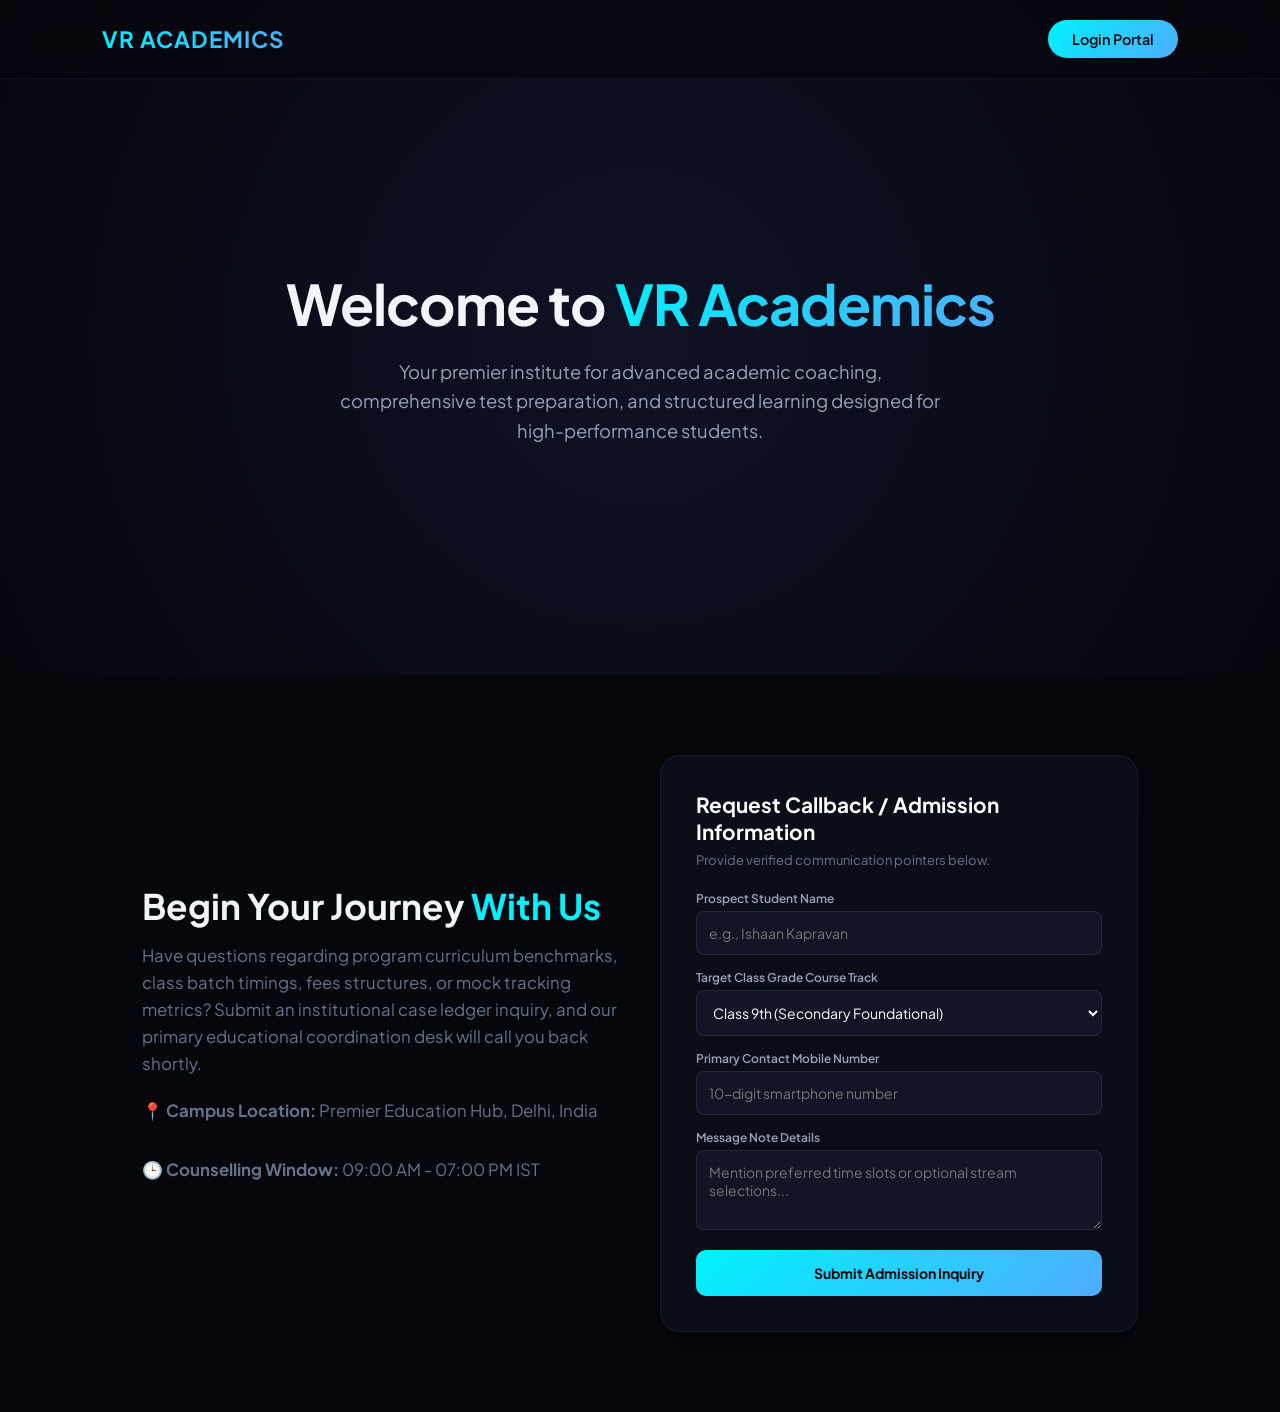
<file: index.html>
<!DOCTYPE html>
<html lang="en">
<head>
    <meta charset="UTF-8">
    <meta name="viewport" content="width=device-width, initial-scale=1.0">
    <title>VR Academics | Achieve Excellence</title>
    <link rel="stylesheet" href="index.css">
</head>
<body>

    <nav>
        <div class="logo">VR ACADEMICS</div>
        <div class="nav-links">
            <button type="button" id="openLoginBtn" class="portal-trigger-btn">Login Portal</button>
        </div>
    </nav>

    <section class="hero">
        <h1>Welcome to <span>VR Academics</span></h1>
        <p>Your premier institute for advanced academic coaching, comprehensive test preparation, and structured learning designed for high-performance students.</p>
    </section>

    <section class="public-inquiry-section">
        <div class="inquiry-text-block">
            <h2>Begin Your Journey <span>With Us</span></h2>
            <p>Have questions regarding program curriculum benchmarks, class batch timings, fees structures, or mock tracking metrics? Submit an institutional case ledger inquiry, and our primary educational coordination desk will call you back shortly.</p>
            <div class="contact-details-stack">
                <p>📍 <strong>Campus Location:</strong> Premier Education Hub, Delhi, India</p>
                <p>🕒 <strong>Counselling Window:</strong> 09:00 AM - 07:00 PM IST</p>
            </div>
        </div>
        
        <div class="inquiry-card">
            <h3>Request Callback / Admission Information</h3>
            <p class="sub-heading">Provide verified communication pointers below.</p>
            
            <form id="publicInquiryForm">
                <div class="input-element-wrap">
                    <label for="inqName">Prospect Student Name</label>
                    <input type="text" id="inqName" name="inqName" autocomplete="name" required placeholder="e.g., Ishaan Kapravan">
                </div>
                
                <div class="input-element-wrap">
                    <label for="inqClass">Target Class Grade Course Track</label>
                    <select id="inqClass" name="inqClass" required>
                        <option value="9th">Class 9th (Secondary Foundational)</option>
                        <option value="10th">Class 10th (Secondary High Roster)</option>
                        <option value="11th">Class 11th (Senior Matriculation)</option>
                        <option value="12th">Class 12th (Advanced Board Stream)</option>
                    </select>
                </div>

                <div class="input-element-wrap">
                    <label for="inqPhone">Primary Contact Mobile Number</label>
                    <input type="tel" id="inqPhone" name="inqPhone" autocomplete="tel" required placeholder="10-digit smartphone number">
                </div>

                <div class="input-element-wrap">
                    <label for="inqMessage">Message Note Details</label>
                    <textarea id="inqMessage" name="inqMessage" placeholder="Mention preferred time slots or optional stream selections..."></textarea>
                </div>

                <button type="submit" id="inqSubmitBtn">Submit Admission Inquiry</button>
            </form>
        </div>
    </section>

    <div class="modal-overlay" id="loginModal">
        <div class="login-card">
            <button type="button" class="close-btn" id="closeLoginBtn">&times;</button>
            
            <div class="tab-container">
                <button type="button" class="tab-btn active" id="tabStudent">Student Login</button>
                <button type="button" class="tab-btn" id="tabSignup">Request Access</button>
                <button type="button" class="tab-btn" id="tabStaff">Staff Portal</button>
            </div>
            
            <form id="studentLoginForm" class="login-form active">
                <h2>Student Login</h2>
                <div class="input-group">
                    <label for="studentId">Student ID / Roll No.</label>
                    <input type="text" id="studentId" name="studentId" autocomplete="username" required placeholder="e.g., VR2026105">
                </div>
                <div class="input-group">
                    <label for="studentPassword">Password</label>
                    <input type="password" id="studentPassword" name="studentPassword" autocomplete="current-password" required placeholder="••••••••">
                </div>
                <button type="submit" class="login-submit" id="studentSubmitBtn">Login to Dashboard</button>
                <div class="error-msg" id="studentErrorMsg">Invalid Student ID or Password.</div>
            </form>

            <form id="studentSignupForm" class="login-form" style="display: none;">
                <h2>Request Dashboard Access</h2>
                <p class="form-instructions">Submit your credentials to staff registers. You will unlock system logins following teacher verification approval tokens.</p>
                
                <div class="input-group">
                    <label for="signUpName">Full Name</label>
                    <input type="text" id="signUpName" name="signUpName" autocomplete="name" required placeholder="Name">
                </div>
                <div class="input-group">
                    <label for="signUpClass">Target Class / Batch</label>
                    <select id="signUpClass" name="signUpClass" required>
                        <option value="9th">Class 9th</option>
                        <option value="10th">Class 10th</option>
                        <option value="11th">Class 11th</option>
                        <option value="12th">Class 12th</option>
                    </select>
                </div>
                <div class="input-group">
                    <label for="signUpID">Proposed Login ID</label>
                    <input type="text" id="signUpID" name="signUpID" autocomplete="username" required placeholder="Choose a tracking username">
                </div>
                <div class="input-group">
                    <label for="signUpPass">Account Password</label>
                    <input type="password" id="signUpPass" name="signUpPass" autocomplete="new-password" required placeholder="••••••••">
                </div>
                <div class="input-group">
                    <label for="signUpPhone">Parent / Student Mobile No.</label>
                    <input type="tel" id="signUpPhone" name="signUpPhone" autocomplete="tel" required placeholder="10-digit smartphone number">
                </div>
                <button type="submit" class="login-submit" id="signUpSubmitBtn">Submit Registration Request</button>
            </form>

            <form id="staffLoginForm" class="login-form" style="display: none;">
                <h2>Staff Login</h2>
                <div class="input-group">
                    <label for="username">Username</label>
                    <input type="text" id="username" name="username" autocomplete="username" required placeholder="Enter staff ID">
                </div>
                <div class="input-group">
                    <label for="password">Password</label>
                    <input type="password" id="password" name="password" autocomplete="current-password" required placeholder="••••••••">
                </div>
                <button type="submit" class="login-submit" id="staffSubmitBtn">Access Staff Panel</button>
                <div class="error-msg" id="staffErrorMsg">Invalid credentials. Access Denied.</div>
            </form>

        </div>
    </div>

    <div id="toast-container" style="position: fixed; bottom: 20px; right: 20px; z-index: 9999; pointer-events: none;"></div>
    
    <script src="index.js"></script>
</body>
</html>
</file>
<file: index.css>
/* Premium Interface Theme for VR Academics Homepage */
@import url('https://fonts.googleapis.com/css2?family=Plus+Jakarta+Sans:wght@400;500;600;700&display=swap');

* {
    margin: 0;
    padding: 0;
    box-sizing: border-box;
    font-family: 'Plus Jakarta Sans', -apple-system, BlinkMacSystemFont, sans-serif;
}

body {
    background-color: #06070d;
    color: #f1f5f9;
    overflow-x: hidden;
}

/* --- TOP NAVIGATION BAR --- */
nav {
    display: flex;
    justify-content: space-between;
    align-items: center;
    padding: 20px 8%;
    background: rgba(6, 7, 13, 0.7);
    backdrop-filter: blur(16px);
    -webkit-backdrop-filter: blur(16px);
    position: fixed;
    top: 0;
    left: 0;
    width: 100%;
    z-index: 100;
    border-bottom: 1px solid rgba(255, 255, 255, 0.04);
}

.logo {
    font-size: 1.4rem;
    font-weight: 700;
    letter-spacing: 1px;
    background: linear-gradient(135deg, #00f2fe 0%, #4facfe 100%);
    -webkit-background-clip: text;
    -webkit-text-fill-color: transparent;
}

/* Explicit Navigation Trigger Button Element */
.portal-trigger-btn {
    background: linear-gradient(135deg, #00f2fe 0%, #4facfe 100%);
    color: #04060a;
    border: none;
    padding: 10px 24px;
    border-radius: 20px;
    font-weight: 600;
    font-size: 0.9rem;
    cursor: pointer;
    transition: all 0.3s cubic-bezier(0.4, 0, 0.2, 1);
}

.portal-trigger-btn:hover {
    transform: translateY(-2px);
    box-shadow: 0 6px 20px rgba(0, 242, 254, 0.3);
}

/* --- OPTIMIZED HERO PRESENTATION HOUSING --- */
.hero {
    /* FIXED: Swapped 100vh for an adaptive min-height with healthy breathing padding */
    min-height: 75vh; 
    display: flex;
    flex-direction: column;
    justify-content: center;
    align-items: center;
    text-align: center;
    padding: 100px 24px 60px 24px; /* Added top padding to prevent the fixed nav from clipping headers */
    background: radial-gradient(circle at center, #0f1225 0%, #06070d 100%);
    position: relative;
}

.hero h1 {
    font-size: 3.5rem;
    font-weight: 700;
    margin-bottom: 20px;
    letter-spacing: -1px;
    line-height: 1.2;
    max-width: 900px; /* Limits title width on ultra-wide screens */
}

.hero h1 span {
    background: linear-gradient(135deg, #00f2fe 0%, #4facfe 100%);
    -webkit-background-clip: text;
    -webkit-text-fill-color: transparent;
}

.hero p {
    font-size: 1.15rem;
    color: #94a3b8;
    max-width: 620px;
    margin-bottom: 0; /* Cleared out bottom margin since padding handles section spacing */
    line-height: 1.6;
} 

/* --- PUBLIC ADMISSION INQUIRY CONTENT ROW SYSTEM --- */
.public-inquiry-section {
    padding: 80px 8%;
    max-width: 1200px;
    margin: 0 auto;
    display: grid;
    grid-template-columns: 1fr 1fr;
    gap: 40px;
    align-items: center;
}

.public-inquiry-section h2 {
    font-size: 2.2rem;
    margin-bottom: 15px;
    font-weight: 700;
}

.public-inquiry-section h2 span {
    color: #00f2fe;
}

.public-inquiry-section p {
    color: #64748b;
    line-height: 1.6;
    margin-bottom: 20px;
    font-size: 1.05rem;
}

.contact-details-stack {
    display: flex;
    flex-direction: column;
    gap: 12px;
    color: #94a3b8;
}

.inquiry-card {
    background: #0b0d19;
    border: 1px solid rgba(255,255,255,0.05);
    padding: 35px;
    border-radius: 20px;
    box-shadow: 0 20px 40px rgba(0,0,0,0.35);
}

.inquiry-card h3 {
    margin-bottom: 5px;
    font-size: 1.3rem;
    color: #fff;
}

.inquiry-card .sub-heading {
    color: #64748b;
    font-size: 13px;
    margin-bottom: 20px;
}

.input-element-wrap {
    display: flex;
    flex-direction: column;
    gap: 5px;
    margin-bottom: 15px;
    text-align: left;
}

.input-element-wrap label {
    font-size: 12px;
    color: #94a3b8;
    font-weight: 600;
}

.input-element-wrap input,
.input-element-wrap select,
.input-element-wrap textarea {
    padding: 12px;
    border-radius: 8px;
    background: #121526;
    border: 1px solid rgba(255,255,255,0.08);
    color: #fff;
    font-size: 14px;
    outline: none;
    transition: border-color 0.2s;
    width: 100%;
}

.input-element-wrap textarea {
    min-height: 80px;
    resize: vertical;
    font-family: inherit;
}

.input-element-wrap input:focus,
.input-element-wrap select:focus,
.input-element-wrap textarea:focus {
    border-color: #00f2fe;
}

#inqSubmitBtn {
    width: 100%;
    padding: 14px;
    background: linear-gradient(135deg, #00f2fe 0%, #4facfe 100%);
    border: none;
    color: #04060a;
    font-weight: 700;
    border-radius: 10px;
    cursor: pointer;
    margin-top: 5px;
    font-size: 14px;
    transition: opacity 0.2s ease;
}

#inqSubmitBtn:hover {
    opacity: 0.9;
}

/* --- UNIFIED LOGIN SYSTEM MODAL COMPONENT --- */
.modal-overlay {
    position: fixed;
    top: 0;
    left: 0;
    width: 100%;
    height: 100%;
    background: rgba(4, 5, 10, 0.85);
    backdrop-filter: blur(8px);
    -webkit-backdrop-filter: blur(8px);
    display: flex;
    justify-content: center;
    align-items: center;
    opacity: 0;
    pointer-events: none;
    transition: all 0.3s ease;
    z-index: 1000;
}

.modal-overlay.active {
    opacity: 1;
    pointer-events: auto;
}

.login-card {
    background: #0b0d19;
    padding: 35px 40px 40px 40px;
    border-radius: 24px;
    width: 100%;
    max-width: 440px;
    border: 1px solid rgba(255, 255, 255, 0.05);
    position: relative;
    box-shadow: 0 25px 50px -12px rgba(0, 0, 0, 0.5);
    height: auto;
    max-height: 90vh;
    overflow-y: auto;
}

/* Styled Scrollbar tracks for longer menus inside card */
.login-card::-webkit-scrollbar {
    width: 6px;
}
.login-card::-webkit-scrollbar-thumb {
    background: rgba(255, 255, 255, 0.1);
    border-radius: 10px;
}

.close-btn {
    position: absolute;
    top: 20px;
    right: 24px;
    background: none;
    border: none;
    color: #64748b;
    font-size: 1.8rem;
    cursor: pointer;
    line-height: 1;
    transition: color 0.2s;
    z-index: 10;
}

.close-btn:hover {
    color: #f1f5f9;
}

/* --- EXPANDED MULTIPLEXER TAB CONTAINER SELECTION BLOCKS --- */
.tab-container {
    display: flex;
    background: #121526;
    padding: 6px;
    border-radius: 12px;
    margin-bottom: 25px;
    border: 1px solid rgba(255, 255, 255, 0.04);
}

.tab-btn {
    flex: 1;
    background: transparent;
    border: none;
    color: #94a3b8;
    padding: 12px 6px;
    font-weight: 600;
    font-size: 0.85rem;
    cursor: pointer;
    border-radius: 8px;
    transition: all 0.2s ease;
    text-align: center;
}

.tab-btn:hover {
    color: #ffffff;
}

.tab-btn.active {
    background: linear-gradient(135deg, #00f2fe 0%, #4facfe 100%);
    color: #04060a;
    font-weight: 700;
    box-shadow: 0 4px 12px rgba(0, 242, 254, 0.15);
}

/* --- TRI-FORM CONTROLLER SYSTEM LAYOUTS --- */
.login-form {
    display: none; 
}

.login-form.active {
    display: block !important; 
    animation: formSlideIn 0.35s cubic-bezier(0.4, 0, 0.2, 1) forwards;
}

@keyframes formSlideIn {
    from { opacity: 0; transform: translateY(10px); }
    to { opacity: 1; transform: translateY(0); }
}

.login-card h2 {
    font-size: 1.5rem;
    font-weight: 700;
    margin-bottom: 12px;
    background: linear-gradient(135deg, #ffffff 0%, #94a3b8 100%);
    -webkit-background-clip: text;
    -webkit-text-fill-color: transparent;
    letter-spacing: -0.5px;
}

.form-instructions {
    color: #64748b; 
    font-size: 13px; 
    margin-bottom: 15px; 
    line-height: 1.4;
    text-align: left;
}

/* --- ELEMENTARY INPUTS & DROPDOWN CRADLES --- */
.input-group {
    margin-bottom: 18px;
    text-align: left;
}

.input-group label {
    display: block;
    margin-bottom: 8px;
    color: #94a3b8;
    font-size: 0.75rem;
    font-weight: 600;
    text-transform: uppercase;
    letter-spacing: 0.5px;
}

.input-group input, 
.input-group select {
    width: 100%;
    padding: 14px 16px;
    background: #121526;
    border: 1px solid rgba(255, 255, 255, 0.06);
    border-radius: 10px;
    color: #ffffff;
    font-size: 0.95rem;
    outline: none;
    transition: all 0.2s cubic-bezier(0.4, 0, 0.2, 1);
}

/* Dropdown Choice Lists Styling Modifications */
.input-group select {
    appearance: none;
    -webkit-appearance: none;
    background-image: url("data:image/svg+xml;utf8,<svg xmlns='http://www.w3.org/2000/svg' width='24' height='24' viewBox='0 0 24 24' fill='none' stroke='%2394a3b8' stroke-width='2' stroke-linecap='round' stroke-linejoin='round'><polyline points='6 9 12 15 18 9'></polyline></svg>");
    background-repeat: no-repeat;
    background-position: right 16px center;
    background-size: 16px;
    padding-right: 40px;
    cursor: pointer;
}

.input-group select option {
    background-color: #121526;
    color: #ffffff;
}

.input-group input:focus,
.input-group select:focus {
    border-color: #00f2fe;
    background: #141930;
    box-shadow: 0 0 0 3px rgba(0, 242, 254, 0.1);
}

.input-group input::placeholder {
    color: #475569;
}

/* Core Form Submission Operational Button */
.login-submit {
    width: 100%;
    padding: 14px;
    background: linear-gradient(135deg, #00f2fe 0%, #4facfe 100%);
    border: none;
    border-radius: 12px;
    color: #04060a;
    font-weight: 700;
    font-size: 1rem;
    cursor: pointer;
    margin-top: 10px;
    display: block;
    visibility: visible;
    opacity: 1;
    transition: all 0.3s cubic-bezier(0.4, 0, 0.2, 1);
}

.login-submit:hover {
    transform: translateY(-1px);
    box-shadow: 0 8px 25px rgba(0, 242, 254, 0.3);
}

.login-submit:disabled {
    background: #1c2035;
    color: #475569;
    cursor: not-allowed;
    transform: none;
    box-shadow: none;
}

/* Dedicated Error Message Modifiers */
.error-msg {
    color: #f87171;
    font-size: 0.85rem;
    font-weight: 500;
    margin-top: 15px;
    text-align: center;
    background: rgba(239, 68, 68, 0.06);
    padding: 10px;
    border-radius: 8px;
    border: 1px solid rgba(239, 68, 68, 0.15);
    display: none;
}

/* Modern Toast Notifications */
.toast {
    background: #1a1c29;
    color: white;
    padding: 16px 24px;
    border-radius: 12px;
    margin-top: 10px;
    border-left: 4px solid #00f2fe;
    box-shadow: 0 10px 30px rgba(0,0,0,0.5);
    display: flex;
    align-items: center;
    justify-content: space-between;
    min-width: 300px;
    animation: toastIn 0.3s ease forwards;
}

.toast.success { border-left-color: #00f2fe; }
.toast.error { border-left-color: #ff4a4a; }

@keyframes toastIn {
    from { opacity: 0; transform: translateX(100px); }
    to { opacity: 1; transform: translateX(0); }
}

.toast.fade-out {
    animation: toastOut 0.3s ease forwards;
}

@keyframes toastOut {
    from { opacity: 1; transform: translateX(0); }
    to { opacity: 0; transform: translateX(100px); }
}

/* ========================================================== */
/* FIXED OPERATIONAL WRAPPER: 📱 MEDIA QUERY MOBILE OPTIMIZER */
/* ========================================================== --> */
@media (max-width: 768px) {
    nav {
        padding: 15px 4%; /* Compress padding sizes so things fit */
    }

    .logo {
        font-size: 1.1rem; /* Scale font down slightly */
    }

    .portal-trigger-btn {
        padding: 8px 16px;
        font-size: 0.8rem;
    }

    .hero {
        min-height: 55vh; /* Shifts even shorter on mobile to bring form closer to fold lines */
        padding-top: 120px; /* Provides safety space for mobile navigation bars */
        padding-bottom: 40px;
    }

    .hero h1 {
        font-size: 2.2rem;
    }
    
    .hero p {
        font-size: 0.95rem;
    }

    /* Convert row split grid to vertical single stacked grid blocks */
    .public-inquiry-section {
        grid-template-columns: 1fr;
        padding: 40px 5%;
        gap: 30px;
    }

    .public-inquiry-section h2 {
        font-size: 1.8rem;
    }

    .inquiry-card {
        padding: 20px; /* Leave more real estate internal space for active inputs */
    }

    .login-card {
        padding: 25px 20px;
        width: 92%; /* Do not clip edge regions when cards zoom active */
    }

    .tab-btn {
        font-size: 0.75rem;
        padding: 10px 2px;
    }
}
</file>
<file: dashboard.css>
@import url('https://fonts.googleapis.com/css2?family=Plus+Jakarta+Sans:wght@400;500;600;700&display=swap');

* {
    margin: 0;
    padding: 0;
    box-sizing: border-box;
    font-family: 'Plus Jakarta Sans', sans-serif;
}

body {
    background-color: #06070d;
    color: #f1f5f9;
    min-height: 100vh;
    overflow-x: hidden;
}

.dashboard-container {
    display: grid;
    grid-template-columns: 320px 1fr;
    gap: 30px;
    padding: 40px max(4%, 20px);
    max-width: 1600px;
    margin: 0 auto;
}

/* --- SIDE PROFILE PANEL --- */
.profile-panel {
    display: flex;
    flex-direction: column;
    gap: 25px;
}

.student-card {
    background: #0b0d19;
    border: 1px solid rgba(255, 255, 255, 0.05);
    padding: 30px 24px;
    border-radius: 20px;
    box-shadow: 0 20px 40px rgba(0, 0, 0, 0.3);
}

.student-card h2 {
    font-size: 1.4rem;
    font-weight: 700;
    background: linear-gradient(135deg, #ffffff 0%, #94a3b8 100%);
    -webkit-background-clip: text;
    -webkit-text-fill-color: transparent;
}

.logout-link {
    display: block;
    width: 100%;
    margin-top: 25px;
    padding: 12px;
    background: rgba(248, 113, 113, 0.06);
    border: 1px solid rgba(248, 113, 113, 0.15);
    color: #f87171;
    border-radius: 12px;
    font-weight: 600;
    font-size: 0.9rem;
    cursor: pointer;
    transition: all 0.2s ease;
    text-align: center;
}

.logout-link:hover {
    background: #f87171;
    color: #04060a;
    box-shadow: 0 4px 15px rgba(248, 113, 113, 0.2);
}

/* --- NOTICE ANNOUNCEMENT BOARD --- */
.notice-box {
    background: #0b0d19;
    border: 1px solid rgba(255, 255, 255, 0.05);
    padding: 24px;
    border-radius: 20px;
    flex: 1;
    display: flex;
    flex-direction: column;
    max-height: 550px;
}

.notice-box h3 {
    font-size: 1.05rem;
    font-weight: 700;
    text-transform: uppercase;
    letter-spacing: 0.5px;
    color: #94a3b8;
    margin-bottom: 20px;
}

.notice-list {
    display: flex;
    flex-direction: column;
    gap: 15px;
    overflow-y: auto;
    padding-right: 5px;
}

.notice-list::-webkit-scrollbar { width: 4px; }
.notice-list::-webkit-scrollbar-thumb { background: rgba(255, 255, 255, 0.1); border-radius: 4px; }

.notice-item {
    background: #121526;
    border: 1px solid rgba(255, 255, 255, 0.03);
    padding: 16px;
    border-radius: 12px;
}

.notice-item small {
    color: #00f2fe;
    font-weight: 600;
    font-size: 0.75rem;
}

.notice-item p {
    font-size: 0.9rem;
    line-height: 1.5;
    color: #cbd5e1;
}

/* --- RIGHT MAIN REPOSITORY CONTENT PANEL --- */
.content-panel {
    display: flex;
    flex-direction: column;
    gap: 30px;
}

.subject-filter-bar {
    background: #0b0d19;
    border: 1px solid rgba(255, 255, 255, 0.05);
    padding: 25px 30px;
    border-radius: 20px;
}

.subject-filter-bar h3 {
    font-size: 1.2rem;
    font-weight: 700;
    margin-bottom: 18px;
    background: linear-gradient(135deg, #ffffff 0%, #94a3b8 100%);
    -webkit-background-clip: text;
    -webkit-text-fill-color: transparent;
}

.filter-buttons {
    display: flex;
    flex-wrap: wrap;
    gap: 10px;
}

.filter-btn {
    background: #121526;
    border: 1px solid rgba(255, 255, 255, 0.04);
    color: #94a3b8;
    padding: 10px 20px;
    border-radius: 10px;
    font-weight: 600;
    font-size: 0.88rem;
    cursor: pointer;
    transition: all 0.2s cubic-bezier(0.4, 0, 0.2, 1);
}

.filter-btn:hover {
    color: #ffffff;
    border-color: rgba(255, 255, 255, 0.15);
}

.filter-btn.active {
    background: linear-gradient(135deg, #00f2fe 0%, #4facfe 100%);
    color: #04060a;
    font-weight: 700;
    border: none;
    box-shadow: 0 4px 15px rgba(0, 242, 254, 0.25);
}

/* --- MATERIAL CARDS GRID GRID --- */
.resources-grid {
    display: grid;
    grid-template-columns: repeat(auto-fill, minmax(280px, 1fr));
    gap: 20px;
}

.resource-card {
    background: #0b0d19;
    border: 1px solid rgba(255, 255, 255, 0.05);
    border-radius: 20px;
    padding: 24px;
    display: flex;
    flex-direction: column;
    justify-content: space-between;
    gap: 25px;
    transition: transform 0.3s cubic-bezier(0.4, 0, 0.2, 1), border-color 0.3s ease;
}

.resource-card:hover {
    transform: translateY(-4px);
    border-color: rgba(0, 242, 254, 0.3);
    box-shadow: 0 15px 35px rgba(0, 0, 0, 0.4);
}

.card-header {
    display: flex;
    justify-content: space-between;
    align-items: center;
    margin-bottom: 14px;
}

.subject-badge {
    background: rgba(0, 242, 254, 0.08);
    border: 1px solid rgba(0, 242, 254, 0.2);
    color: #00f2fe;
    padding: 4px 12px;
    border-radius: 20px;
    font-size: 0.75rem;
    font-weight: 700;
    text-transform: uppercase;
}

.type-badge {
    color: #64748b;
    font-size: 0.75rem;
    font-weight: 600;
    text-transform: uppercase;
    letter-spacing: 0.5px;
}

.resource-card h4 {
    font-size: 1.05rem;
    color: #f1f5f9;
    font-weight: 600;
    line-height: 1.4;
}

.download-link {
    background: #121526;
    border: 1px solid rgba(255, 255, 255, 0.05);
    color: #ffffff;
    padding: 12px;
    border-radius: 12px;
    font-weight: 600;
    font-size: 0.9rem;
    text-align: center;
    transition: all 0.2s ease;
}

.resource-card:hover .download-link {
    background: linear-gradient(135deg, #00f2fe 0%, #4facfe 100%);
    color: #04060a;
    font-weight: 700;
    box-shadow: 0 4px 12px rgba(0, 242, 254, 0.2);
}

/* --- RESPONSIBILITY SCREEN BREAKPOINTS --- */
@media (max-width: 992px) {
    .dashboard-container {
        grid-template-columns: 1fr;
    }
    .notice-box {
        max-height: 300px;
    }
}
/* =========================================================================
   VR ACADEMICS CLEAN PERFORMANCE OVERHAUL (HORIZONTAL SCROLLBAR RECONSTRUCTION)
   ========================================================================= */

/* Overwrite table structural bottlenecks to clear out horizontal clipping boxes */
.exams-performance-section table {
    width: 100% !important;
    border-collapse: separate !important;
    border-spacing: 0 8px !important; /* Adds professional spacing between score bars */
    min-width: 0 !important; /* Extinguishes the 400px horizontal push forcing scrollbars */
}

/* Redesign the table text rendering fields to look clean and un-cramped */
.exams-performance-section th {
    background: transparent !important;
    padding: 10px 14px !important;
    font-size: 11px !important;
    color: #475569 !important; /* Soft industrial slate gray for labels */
    font-weight: 700 !important;
    text-transform: uppercase !important;
    letter-spacing: 0.75px !important;
    border: none !important;
}

/* Turn standard table row indices into premium isolated content blocks */
.exams-performance-section tbody tr {
    background: rgba(255, 255, 255, 0.01) !important;
    border: 1px solid rgba(255, 255, 255, 0.02) !important;
    border-radius: 12px !important;
    transition: transform 0.2s cubic-bezier(0.4, 0, 0.2, 1), background-color 0.2s !important;
}

.exams-performance-section tbody tr:hover {
    background: rgba(255, 255, 255, 0.02) !important;
    transform: translateY(-1px) !important;
}

/* Remove default row border-line dividers which cause visual clipping artifacts */
.exams-performance-section td {
    padding: 16px 14px !important;
    border: none !important;
    font-size: 13.5px !important;
    color: #e2e8f0 !important;
    vertical-align: middle !important;
}

/* Style individual score tracking metrics cleanly across the row template */
.exams-performance-section td strong {
    color: #fff !important;
    font-size: 14px !important;
    font-weight: 600 !important;
}

/* Apply rounded cell frame boundaries to preserve standard border radius designs */
.exams-performance-section tbody tr td:first-child {
    border-top-left-radius: 12px !important;
    border-bottom-left-radius: 12px !important;
}

.exams-performance-section tbody tr td:last-child {
    border-top-right-radius: 12px !important;
    border-bottom-right-radius: 12px !important;
    font-weight: 800 !important; /* Bold focus for percentage readouts */
}

/* Force container layout wrappers to crop out any ugly residual scrollbars cleanly */
.exams-performance-section div[style*="overflow-x: auto"] {
    overflow-x: hidden !important; /* Hard delete for the horizontal viewport scroller box */
    overflow-y: visible !important;
    background: transparent !important;
    border: none !important;
    box-shadow: none !important;
    padding: 0 !important;
}

/* =========================================================================
   MEDIA QUERY RESPONSIVE COMPACT MOBILE OPTIMIZATIONS
   ========================================================================= */
@media (max-width: 992px) {
    /* Break the split screen row grid layout into uniform vertical stacked columns */
    .exams-performance-section {
        grid-template-columns: 1fr !important;
        gap: 20px !important;
        padding: 20px !important;
    }

    /* Convert row cells into independent vertical label lists on mobile devices */
    .exams-performance-section thead {
        display: none !important; /* Hide header row columns to avoid messy phone text wrapping */
    }

    .exams-performance-section tbody, 
    .exams-performance-section tr {
        display: flex !important;
        flex-direction: column !important;
        width: 100% !important;
    }

    .exams-performance-section tbody tr {
        margin-bottom: 12px !important;
        padding: 14px !important;
        border-radius: 14px !important;
    }

    .exams-performance-section td {
        padding: 4px 0 !important;
        text-align: left !important;
        display: flex !important;
        justify-content: space-between !important;
        align-items: center !important;
        width: 100% !important;
    }

    /* Inject responsive inline table header labels live dynamically via pseudo-elements */
    .exams-performance-section td:nth-child(1)::before { content: "Topic:"; color: #64748b; font-weight: 700; font-size: 11px; text-transform: uppercase; }
    .exams-performance-section td:nth-child(2)::before { content: "Marks Scored:"; color: #64748b; font-weight: 700; font-size: 11px; text-transform: uppercase; }
    .exams-performance-section td:nth-child(3)::before { content: "Max Limit:"; color: #64748b; font-weight: 700; font-size: 11px; text-transform: uppercase; }
    .exams-performance-section td:nth-child(4)::before { content: "Final Percentage:"; color: #64748b; font-weight: 700; font-size: 11px; text-transform: uppercase; }

    .exams-performance-section td:nth-child(2),
    .exams-performance-section td:nth-child(3) {
        text-align: right !important;
    }
}
</file>
<file: teacher-panel.css>
/* Premium Cyber-Dark Theme for VR Academics Admin */
@import url('https://fonts.googleapis.com/css2?family=Plus+Jakarta+Sans:wght@400;500;600;700&display=swap');

* {
    margin: 0;
    padding: 0;
    box-sizing: border-box;
    font-family: 'Plus Jakarta Sans', -apple-system, BlinkMacSystemFont, sans-serif;
}

body {
    background-color: #06070d;
    color: #f1f5f9;
    display: flex;
    min-height: 100vh;
    overflow-x: hidden;
}

/* --- SIDEBAR CONFIGURATION --- */
.sidebar {
    width: 280px;
    background: #0b0d19;
    border-right: 1px solid rgba(255, 255, 255, 0.04);
    padding: 40px 24px;
    display: flex;
    flex-direction: column;
    justify-content: space-between;
    position: fixed;
    height: 100vh;
    z-index: 10;
}

.panel-brand h3 {
    font-size: 1.3rem;
    font-weight: 700;
    letter-spacing: 1px;
    background: linear-gradient(135deg, #00f2fe 0%, #4facfe 100%);
    -webkit-background-clip: text;
    -webkit-text-fill-color: transparent;
}

.panel-brand p {
    font-size: 0.75rem;
    color: #64748b;
    text-transform: uppercase;
    font-weight: 600;
    margin-top: 4px;
    letter-spacing: 1.5px;
}

.nav-menu {
    list-style: none;
    margin-top: 50px;
    flex-grow: 1;
}

.nav-item {
    padding: 14px 18px;
    border-radius: 12px;
    cursor: pointer;
    margin-bottom: 12px;
    color: #94a3b8;
    font-weight: 500;
    font-size: 0.95rem;
    transition: all 0.3s cubic-bezier(0.4, 0, 0.2, 1);
    display: flex;
    align-items: center;
}

.nav-item:hover {
    background: rgba(255, 255, 255, 0.02);
    color: #ffffff;
}

.nav-item.active {
    background: rgba(0, 242, 254, 0.06);
    color: #00f2fe;
    font-weight: 600;
    border: 1px solid rgba(0, 242, 254, 0.15);
    box-shadow: 0 4px 20px rgba(0, 242, 254, 0.05);
}

.logout-btn {
    background: rgba(239, 68, 68, 0.1);
    color: #f87171;
    border: 1px solid rgba(239, 68, 68, 0.2);
    padding: 14px;
    border-radius: 12px;
    cursor: pointer;
    font-weight: 600;
    font-size: 0.95rem;
    transition: all 0.2s;
    width: 100%;
    text-align: center;
}

.logout-btn:hover {
    background: #ef4444;
    color: #ffffff;
    box-shadow: 0 8px 20px rgba(239, 68, 68, 0.25);
    transform: translateY(-1px);
}

/* --- WORKSPACE SHELL AREA --- */
.main-workspace {
    flex-grow: 1;
    margin-left: 280px;
    padding: 50px 60px;
    background: radial-gradient(circle at 80% 10%, rgba(0, 242, 254, 0.03) 0%, transparent 50%);
}

.tab-content {
    display: none;
    animation: fadeIn 0.4s ease forwards;
}

.tab-content.active-tab {
    display: block;
}

@keyframes fadeIn {
    from { opacity: 0; transform: translateY(10px); }
    to { opacity: 1; transform: translateY(0); }
}

h2 {
    font-size: 2rem;
    font-weight: 700;
    color: #ffffff;
    letter-spacing: -0.5px;
}

/* --- ADMIN MULTI-COLUMN FORM SYSTEM --- */
.admin-form {
    background: #0b0d19;
    padding: 35px;
    border-radius: 20px;
    max-width: 750px;
    border: 1px solid rgba(255, 255, 255, 0.04);
    box-shadow: 0 20px 40px rgba(0, 0, 0, 0.3);
    margin-top: 25px;
    display: grid;
    grid-template-columns: repeat(2, 1fr);
    gap: 20px;
}

.admin-form .form-group:nth-child(even), 
.admin-form .form-group:nth-child(odd) {
    grid-column: span 1;
}

.admin-form .form-group:last-of-type,
.admin-form .submit-btn {
    grid-column: span 2;
}

.form-group {
    display: flex;
    flex-direction: column;
}

.form-group label {
    margin-bottom: 8px;
    color: #94a3b8;
    font-size: 0.85rem;
    font-weight: 600;
    text-transform: uppercase;
    letter-spacing: 0.5px;
}

.form-group input, .form-group select {
    width: 100%;
    padding: 14px 16px;
    background: #121526;
    border: 1px solid rgba(255, 255, 255, 0.06);
    border-radius: 10px;
    color: #ffffff;
    font-size: 0.95rem;
    outline: none;
    transition: all 0.2s cubic-bezier(0.4, 0, 0.2, 1);
}

.form-group input:focus, .form-group select:focus {
    border-color: #00f2fe;
    background: #141930;
    box-shadow: 0 0 0 3px rgba(0, 242, 254, 0.1);
}

.form-group input::placeholder {
    color: #475569;
}

/* Custom file descriptor mechanics */
.form-group input[type="file"] {
    padding: 10px;
    cursor: pointer;
    background: #121526;
    color: #94a3b8;
    font-size: 0.85rem;
}
.form-group input[type="file"]::file-selector-button {
    background: rgba(0, 242, 254, 0.1);
    color: #00f2fe;
    border: 1px solid rgba(0, 242, 254, 0.2);
    padding: 6px 12px;
    border-radius: 6px;
    cursor: pointer;
    font-weight: 600;
    margin-right: 15px;
    transition: 0.2s;
}
.form-group input[type="file"]::file-selector-button:hover {
    background: #00f2fe;
    color: #04060a;
}

.submit-btn {
    background: linear-gradient(90deg, #00f2fe 0%, #4facfe 100%);
    color: #04060a;
    border: none;
    padding: 16px;
    border-radius: 12px;
    font-weight: 700;
    font-size: 1rem;
    cursor: pointer;
    transition: all 0.3s;
    margin-top: 10px;
}

.submit-btn:hover {
    transform: translateY(-2px);
    box-shadow: 0 8px 25px rgba(0, 242, 254, 0.35);
}

/* --- FLOATING MANAGEMENT DATA TABLES --- */
.management-grid-wrapper {
    margin-top: 50px;
    background: #0b0d19;
    padding: 30px;
    border-radius: 20px;
    border: 1px solid rgba(255, 255, 255, 0.04);
    box-shadow: 0 20px 40px rgba(0, 0, 0, 0.2);
}

.management-grid-wrapper h3 {
    font-size: 1.25rem;
    font-weight: 600;
    margin-bottom: 20px;
    color: #ffffff;
    display: flex;
    align-items: center;
    gap: 10px;
}

.management-grid-wrapper h3::before {
    content: '';
    display: inline-block;
    width: 4px;
    height: 18px;
    background: #00f2fe;
    border-radius: 4px;
}

.data-table {
    width: 100%;
    border-collapse: separate;
    border-spacing: 0 8px;
    text-align: left;
}

.data-table th {
    color: #64748b;
    font-size: 0.8rem;
    font-weight: 700;
    text-transform: uppercase;
    letter-spacing: 1px;
    padding: 12px 20px;
    border-bottom: 1px solid rgba(255, 255, 255, 0.04);
}

.data-table td {
    padding: 16px 20px;
    background: #111322;
    color: #e2e8f0;
    font-size: 0.95rem;
    transition: all 0.2s;
}

.data-table tr td:first-child { border-radius: 12px 0 0 12px; }
.data-table tr td:last-child { border-radius: 0 12px 12px 0; }

.data-table tr:hover td {
    background: #161a30;
    color: #ffffff;
}

.data-table code {
    background: rgba(0, 242, 254, 0.08);
    color: #00f2fe;
    padding: 4px 10px;
    border-radius: 6px;
    font-family: monospace;
    font-size: 0.85rem;
    border: 1px solid rgba(0, 242, 254, 0.15);
}

.data-table strong {
    color: #38bdf8;
    font-weight: 600;
}

.delete-row-btn {
    background: transparent;
    color: #f87171;
    border: 1px solid rgba(239, 68, 68, 0.2);
    padding: 8px 16px;
    border-radius: 8px;
    cursor: pointer;
    font-weight: 600;
    font-size: 0.8rem;
    transition: all 0.2s;
}

.delete-row-btn:hover {
    background: #ef4444;
    color: #ffffff;
    border-color: transparent;
    box-shadow: 0 4px 12px rgba(239, 68, 68, 0.2);
}

/* Custom structural scroll bars */
::-webkit-scrollbar { width: 8px; }
::-webkit-scrollbar-track { background: #06070d; }
::-webkit-scrollbar-thumb { background: #1c2035; border-radius: 10px; }
::-webkit-scrollbar-thumb:hover { background: #2a304d; }
/* Modern Toast Notifications */
.toast {
    background: #1a1c29;
    color: white;
    padding: 16px 24px;
    border-radius: 12px;
    margin-top: 10px;
    border-left: 4px solid #00f2fe;
    box-shadow: 0 10px 30px rgba(0,0,0,0.5);
    display: flex;
    align-items: center;
    justify-content: space-between;
    min-width: 300px;
    animation: toastIn 0.3s ease forwards;
}

.toast.success { border-left-color: #00f2fe; }
.toast.error { border-left-color: #ff4a4a; }

@keyframes toastIn {
    from { opacity: 0; transform: translateX(100px); }
    to { opacity: 1; transform: translateX(0); }
}

.toast.fade-out {
    animation: toastOut 0.3s ease forwards;
}

@keyframes toastOut {
    from { opacity: 1; transform: translateX(0); }
    to { opacity: 0; transform: translateX(100px); }
}
</file>
